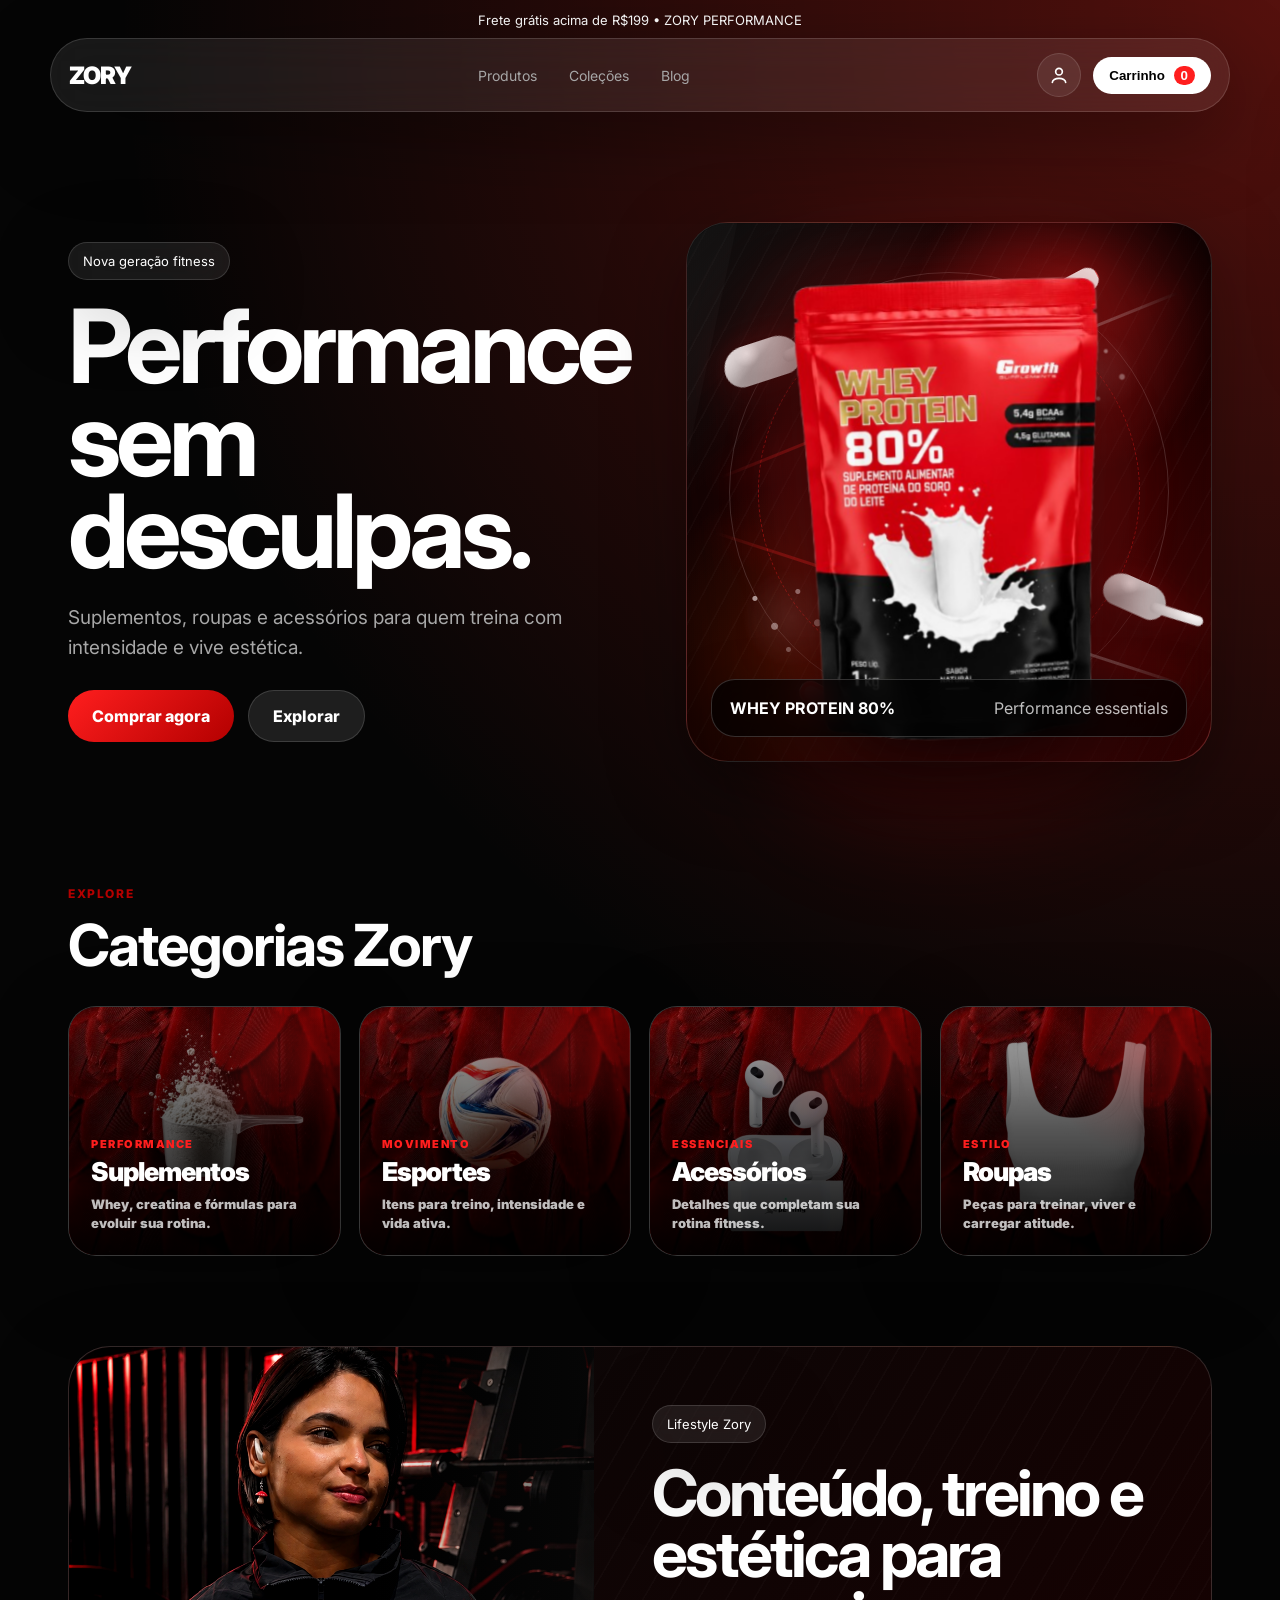
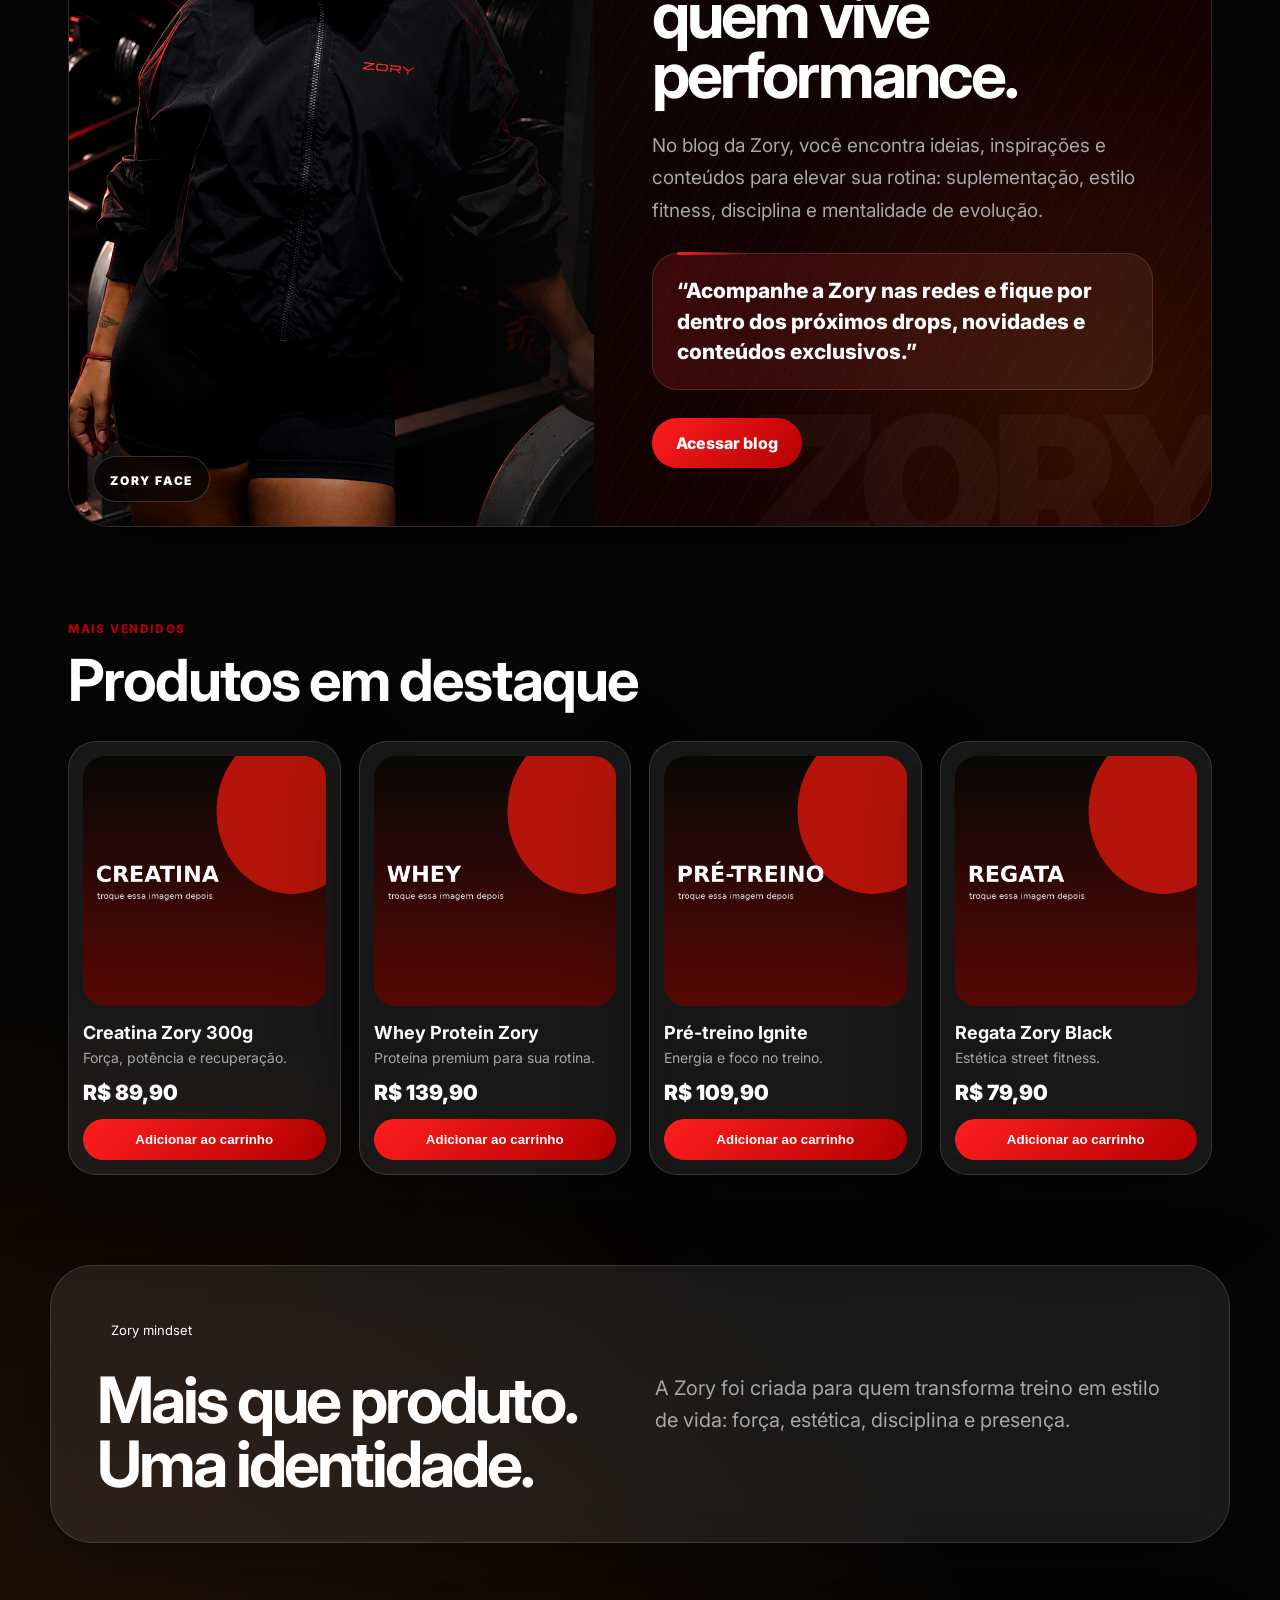
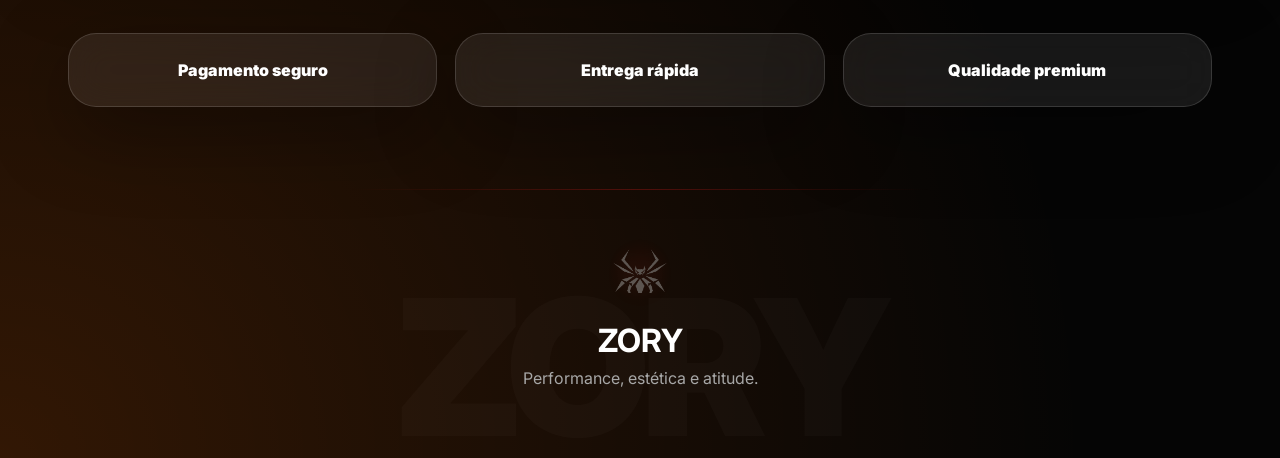
<file: index.html>
<!DOCTYPE html>
<html lang="pt-BR">
<head>
  <meta charset="UTF-8" />
  <meta name="viewport" content="width=device-width, initial-scale=1.0" />
  <title>Zory | Performance Store</title>
  <link rel="stylesheet" href="style.css" />
</head>

<body>

  <div class="zory-loader" id="zoryLoader">

    <div class="loader-spider-mark">
      <img src="assets/zory-spider.png" alt="Símbolo Zory" />
    </div>

    <strong>
      ZORY
    </strong>

    <span>
      Performance Store
    </span>

  </div>


  <header class="topbar">

    <div class="promo">
      Frete grátis acima de R$199 • ZORY PERFORMANCE
    </div>

    <nav class="navbar glass">

      <a href="index.html" class="logo">
        ZORY
      </a>

      <div class="navlinks">

        <a href="produtos.html">
          Produtos
        </a>

        <a href="colecoes.html">
          Coleções
        </a>

        <a href="blog.html">
          Blog
        </a>

      </div>

      <div class="nav-actions">

        <a href="conta.html" class="account-btn">

          <svg width="22" height="22" viewBox="0 0 24 24" fill="none">

            <path
              d="M20 21C20 18.2386 16.4183 16 12 16C7.58172 16 4 18.2386 4 21"
              stroke="currentColor"
              stroke-width="2"
              stroke-linecap="round"
            />

            <circle
              cx="12"
              cy="8"
              r="4"
              stroke="currentColor"
              stroke-width="2"
            />

          </svg>

        </a>

        <button class="cart-btn" onclick="toggleCart()">
          Carrinho <span id="cartCount">0</span>
        </button>

      </div>

    </nav>

  </header>

  <main>

    <section class="hero">

      <div class="hero-content">

        <span class="tag glass">
          Nova geração fitness
        </span>

        <h1>
          Performance sem desculpas.
        </h1>

        <p>
          Suplementos, roupas e acessórios para quem treina com intensidade e vive estética.
        </p>

        <div class="hero-actions">

          <a href="produtos.html" class="btn primary">
            Comprar agora
          </a>

          <a href="colecoes.html" class="btn secondary">
            Explorar
          </a>

        </div>

      </div>

      <div class="hero-card glass hero-whey-card" id="wheyHeroCard">

        <div class="hero-depth-bg" data-depth="0.18"></div>

        <div class="hero-whey-glow" data-float data-depth="0.22"></div>
        <div class="hero-whey-circle" data-float data-depth="0.28"></div>

        <div class="hero-whey-line line-one" data-float data-depth="0.35"></div>
        <div class="hero-whey-line line-two" data-float data-depth="0.42"></div>

        <div class="flying-element scoop scoop-one" data-float data-x="-90" data-y="-70" data-rotate="-22"></div>
        <div class="flying-element scoop scoop-two" data-float data-x="95" data-y="80" data-rotate="26"></div>

        <div class="flying-element powder powder-one" data-float data-x="-120" data-y="60" data-rotate="10"></div>
        <div class="flying-element powder powder-two" data-float data-x="130" data-y="-55" data-rotate="-14"></div>

        <div class="flying-element capsule capsule-one" data-float data-x="-70" data-y="120" data-rotate="38"></div>
        <div class="flying-element capsule capsule-two" data-float data-x="80" data-y="-115" data-rotate="-34"></div>

        <img
          src="assets/whey-hero.png"
          alt="Whey Protein em destaque"
          class="hero-whey-img"
          id="wheyHeroImage"
          data-float
          data-x="0"
          data-y="38"
          data-rotate="7"
        />

        <div class="floating-card" data-float data-x="0" data-y="26" data-rotate="0">

          <strong>
            WHEY PROTEIN 80%
          </strong>

          <span>
            Performance essentials
          </span>

        </div>

      </div>

    </section>

    <section class="section" id="categorias">

      <div class="section-title">

        <span>
          Explore
        </span>

        <h2>
          Categorias Zory
        </h2>

      </div>

      <div class="categories categories-zory">

        <a href="produtos.html?categoria=suplementos" class="category category-card glass">

          <img
            src="assets/categoria-suplementos.png"
            alt="Categoria Suplementos"
            class="category-img"
          />

          <div class="category-overlay"></div>

          <div class="category-content">

            <span>
              Performance
            </span>

            <strong>
              Suplementos
            </strong>

            <p>
              Whey, creatina e fórmulas para evoluir sua rotina.
            </p>

          </div>

        </a>

        <a href="produtos.html?categoria=esportes" class="category category-card glass">

          <img
            src="assets/categoria-esportes.png"
            alt="Categoria Esportes"
            class="category-img"
          />

          <div class="category-overlay"></div>

          <div class="category-content">

            <span>
              Movimento
            </span>

            <strong>
              Esportes
            </strong>

            <p>
              Itens para treino, intensidade e vida ativa.
            </p>

          </div>

        </a>

        <a href="produtos.html?categoria=acessorios" class="category category-card glass">

          <img
            src="assets/categoria-acessorios.png"
            alt="Categoria Acessórios"
            class="category-img"
          />

          <div class="category-overlay"></div>

          <div class="category-content">

            <span>
              Essenciais
            </span>

            <strong>
              Acessórios
            </strong>

            <p>
              Detalhes que completam sua rotina fitness.
            </p>

          </div>

        </a>

        <a href="colecoes.html?categoria=roupas" class="category category-card glass">

          <img
            src="assets/categoria-roupas.png"
            alt="Categoria Roupas"
            class="category-img"
          />

          <div class="category-overlay"></div>

          <div class="category-content">

            <span>
              Estilo
            </span>

            <strong>
              Roupas
            </strong>

            <p>
              Peças para treinar, viver e carregar atitude.
            </p>

          </div>

        </a>

      </div>

    </section>


    <section class="lorena-section" id="lorena">

      <div class="lorena-card glass">

        <div class="lorena-image-wrap">

          <img
            src="assets/lorena-zory.png"
            alt="Lorena, modelo e inspiração da Zory"
            class="lorena-image"
          />

          <div class="lorena-badge">
            <span>
              ZORY FACE
            </span>
          </div>

        </div>

        <div class="lorena-content">

          <span class="tag glass">
            Lifestyle Zory
          </span>

          <h2>
            Conteúdo, treino e estética para quem vive performance.
          </h2>

          <p>
            No blog da Zory, você encontra ideias, inspirações e conteúdos para elevar sua rotina:
            suplementação, estilo fitness, disciplina e mentalidade de evolução.
          </p>

          <div class="lorena-quote">
            “Acompanhe a Zory nas redes e fique por dentro dos próximos drops, novidades e conteúdos exclusivos.”
          </div>

          <a href="blog.html" class="btn primary">
            Acessar blog
          </a>

        </div>

      </div>

    </section>


    <section class="section" id="produtos">

      <div class="section-title">

        <span>
          Mais vendidos
        </span>

        <h2>
          Produtos em destaque
        </h2>

      </div>

      <div class="products" id="productGrid"></div>

    </section>

    <section class="brand-section glass" id="sobre">

      <div>

        <span class="tag">
          Zory mindset
        </span>

        <h2>
          Mais que produto. Uma identidade.
        </h2>

      </div>

      <p>
        A Zory foi criada para quem transforma treino em estilo de vida:
        força, estética, disciplina e presença.
      </p>

    </section>

    <section class="benefits">

      <div class="benefit glass">
        Pagamento seguro
      </div>

      <div class="benefit glass">
        Entrega rápida
      </div>

      <div class="benefit glass">
        Qualidade premium
      </div>

    </section>

  </main>

  <aside class="cart glass" id="cart">

    <button class="close" onclick="toggleCart()">
      ×
    </button>

    <h3>
      Seu carrinho
    </h3>

    <div id="cartItems"></div>

    <div class="cart-total">
      Total:
      <strong id="cartTotal">
        R$ 0,00
      </strong>
    </div>

    <a
      class="btn primary full"
      id="whatsappCheckout"
      target="_blank"
    >
      Finalizar no WhatsApp
    </a>

  </aside>

  <footer>

    <div class="footer-spider-mark">
      <img src="assets/zory-spider.png" alt="Símbolo Zory" />
    </div>

    <strong>
      ZORY
    </strong>

    <p>
      Performance, estética e atitude.
    </p>

  </footer>

  <script src="script.js"></script>

</body>
</html>
</file>
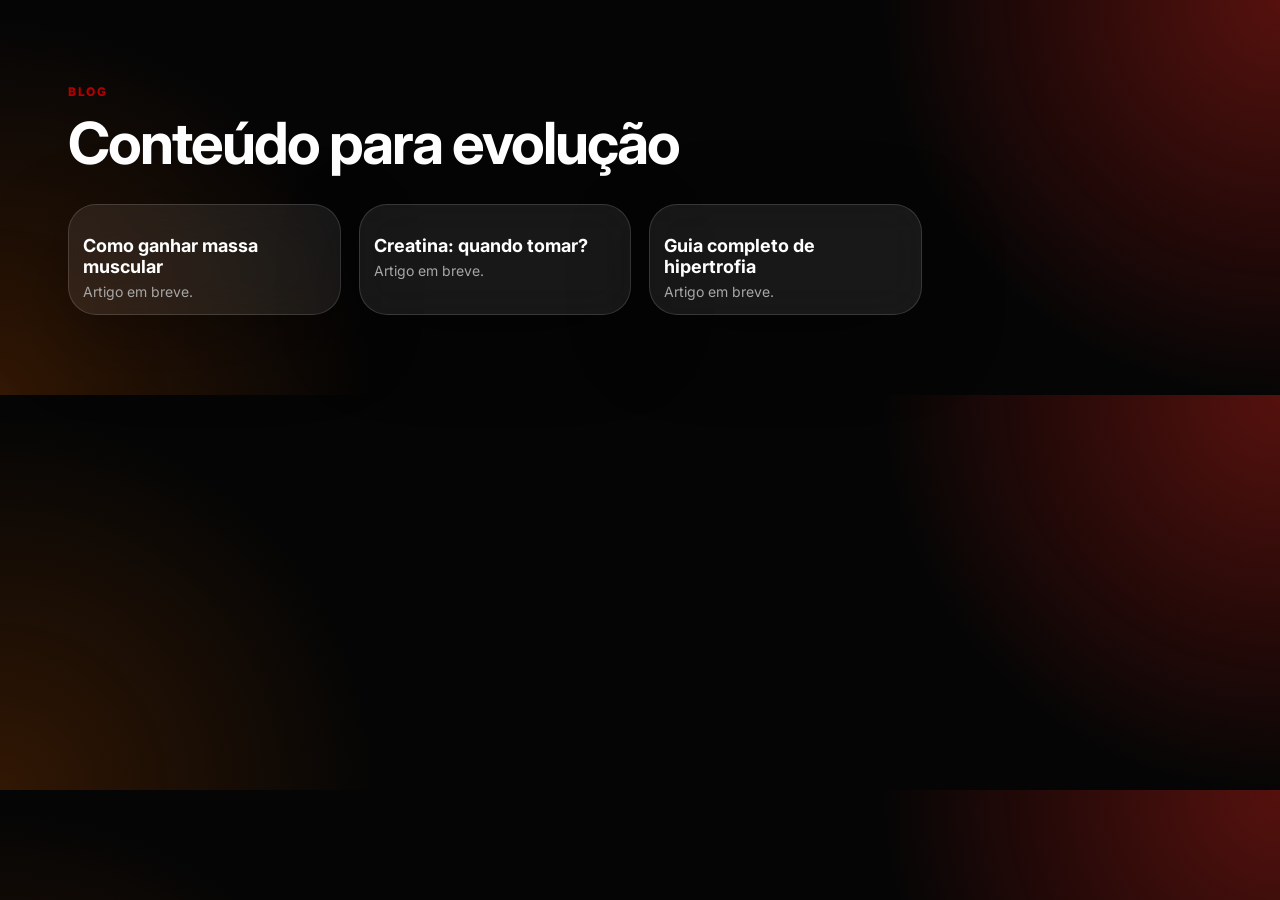
<file: blog.html>
<!DOCTYPE html>
<html lang="pt-BR">
<head>
<meta charset="UTF-8">
<meta name="viewport" content="width=device-width, initial-scale=1.0">
<title>Blog | Zory</title>
<link rel="stylesheet" href="style.css">
</head>

<body>

<section class="section">

<div class="section-title">
<span>Blog</span>
<h2>Conteúdo para evolução</h2>
</div>

<div class="products">

<div class="product glass">
<h3>Como ganhar massa muscular</h3>
<p>Artigo em breve.</p>
</div>

<div class="product glass">
<h3>Creatina: quando tomar?</h3>
<p>Artigo em breve.</p>
</div>

<div class="product glass">
<h3>Guia completo de hipertrofia</h3>
<p>Artigo em breve.</p>
</div>

</div>

</section>

</body>
</html>
</file>
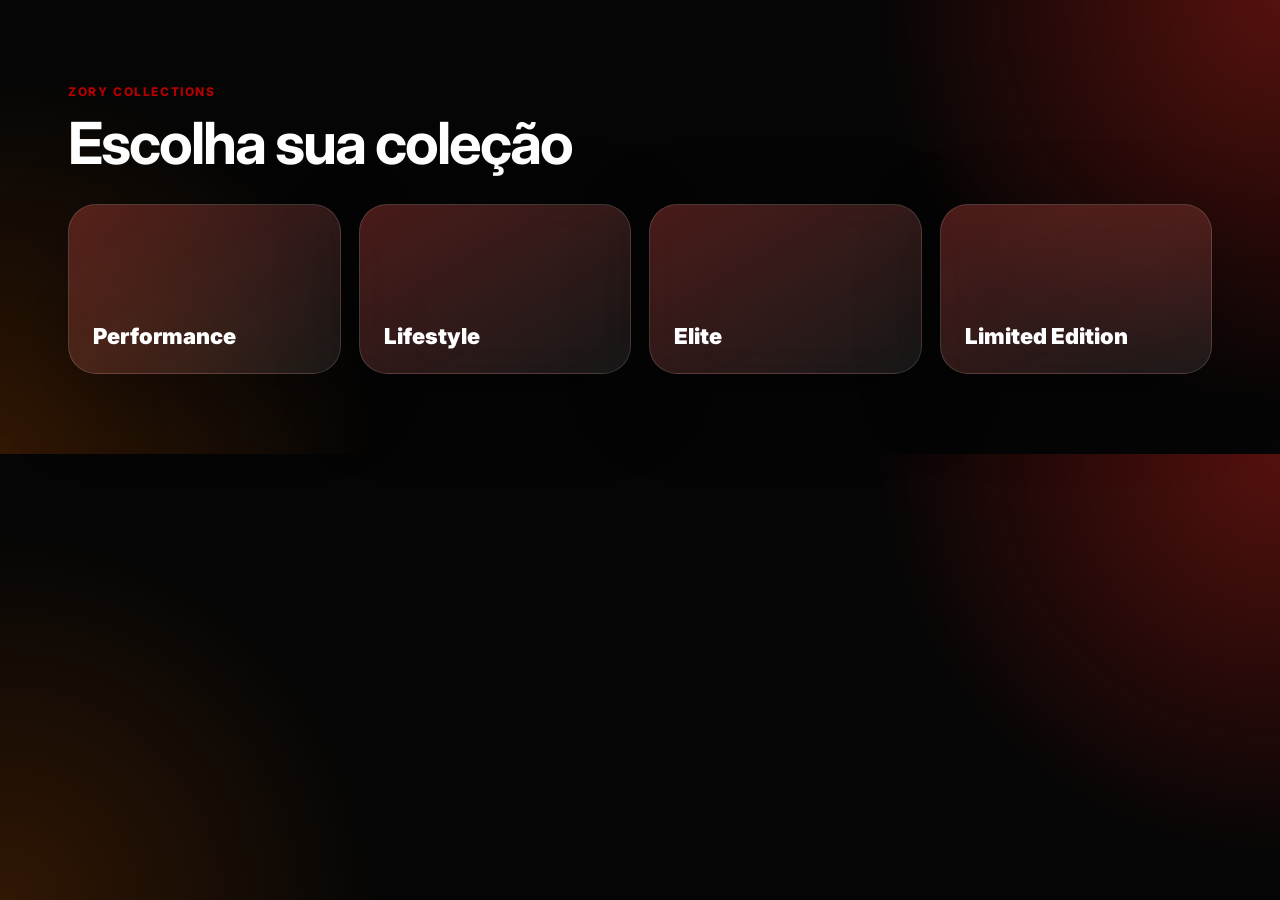
<file: colecoes.html>
<!DOCTYPE html>
<html lang="pt-BR">
<head>
<meta charset="UTF-8">
<meta name="viewport" content="width=device-width, initial-scale=1.0">
<title>Coleções | Zory</title>
<link rel="stylesheet" href="style.css">
</head>

<body>

<section class="section">

<div class="section-title">
<span>Zory Collections</span>
<h2>Escolha sua coleção</h2>
</div>

<div class="categories">

<div class="category glass">
Performance
</div>

<div class="category glass">
Lifestyle
</div>

<div class="category glass">
Elite
</div>

<div class="category glass">
Limited Edition
</div>

</div>

</section>

</body>
</html>
</file>
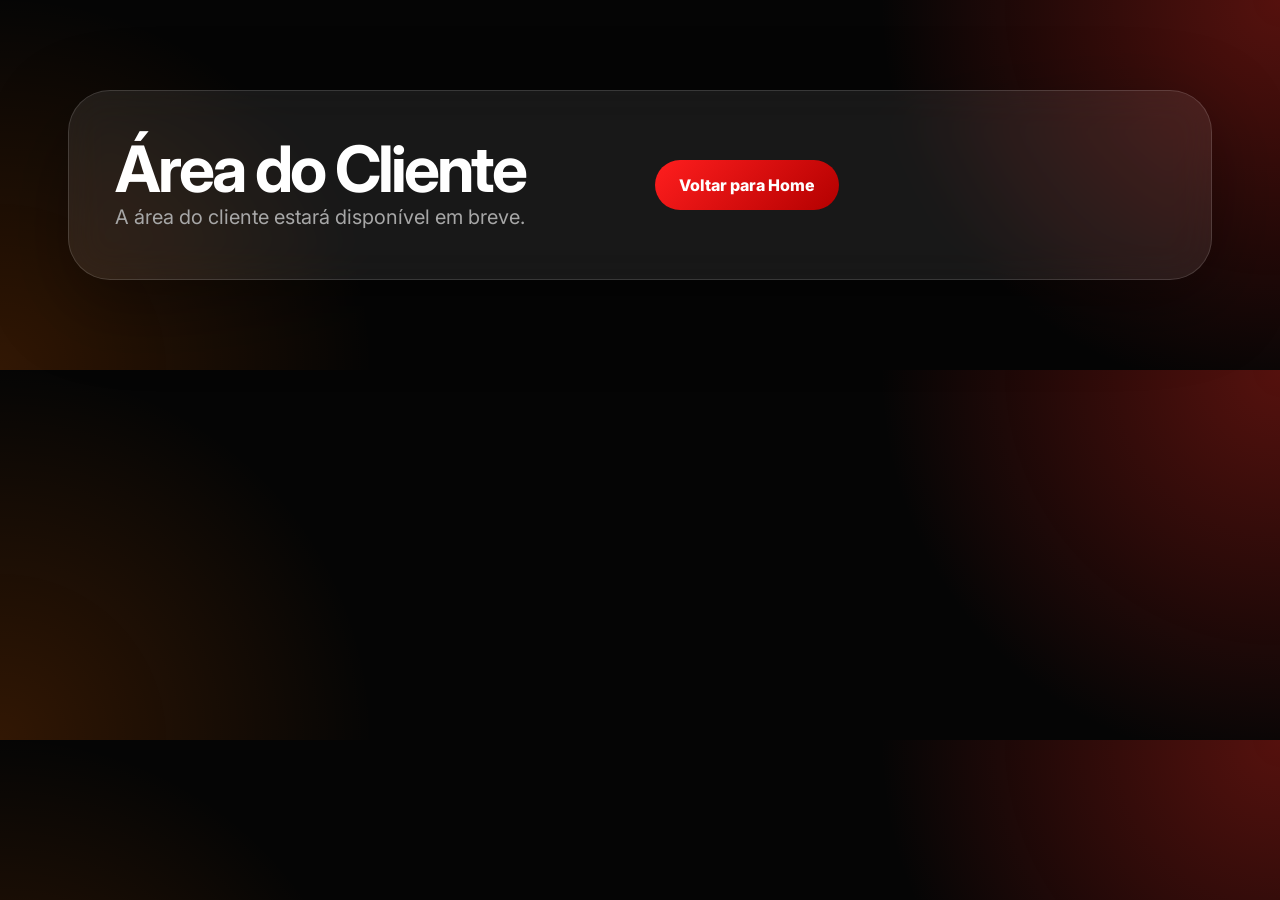
<file: conta.html>
<!DOCTYPE html>
<html lang="pt-BR">
<head>
<meta charset="UTF-8">
<meta name="viewport" content="width=device-width, initial-scale=1.0">
<title>Conta | Zory</title>
<link rel="stylesheet" href="style.css">
</head>

<body>

<section class="section">

<div class="brand-section glass">

<div>
<h2>Área do Cliente</h2>
<p>
A área do cliente estará disponível em breve.
</p>
</div>

<div>
<a href="index.html" class="btn primary">
Voltar para Home
</a>
</div>

</div>

</section>

</body>
</html>
</file>
<file: style.css>
@import url('https://fonts.googleapis.com/css2?family=Inter:wght@400;500;600;700;800&display=swap');

:root {
  --bg: #050505;
  --card: rgba(255,255,255,.08);
  --line: rgba(255,255,255,.14);
  --text: #fff;
  --muted: #a7a7a7;
  --red: #ff1e1e;
  --red2: #b30000;
  --radius: 28px;
}

* { box-sizing: border-box; margin: 0; padding: 0; }
html { scroll-behavior: smooth; }
body {
  font-family: Inter, sans-serif;
  background:
    radial-gradient(circle at top right, rgba(255,42,31,.32), transparent 30%),
    radial-gradient(circle at bottom left, rgba(255,106,0,.18), transparent 28%),
    var(--bg);
  color: var(--text);
  overflow-x: hidden;
}

a { color: inherit; text-decoration: none; }
img { max-width: 100%; display: block; }

.glass {
  background: rgba(255,255,255,.08);
  border: 1px solid var(--line);
  backdrop-filter: blur(20px);
  box-shadow: 0 24px 80px rgba(0,0,0,.35);
}

.topbar {
  position: sticky;
  top: 0;
  z-index: 10;
  padding: 12px;
}

.promo {
  text-align: center;
  font-size: 13px;
  color: #fff;
  margin-bottom: 10px;
}

.navbar {
  max-width: 1180px;
  margin: auto;
  border-radius: 999px;
  padding: 14px 18px;
  display: flex;
  align-items: center;
  justify-content: space-between;
}

.logo {
  font-size: 24px;
  font-weight: 900;
  letter-spacing: -1px;
}

.navlinks {
  display:flex;
  gap:32px;
  color:var(--muted);
  font-size:14px;
  align-items:center;
}

.navlinks a{
  transition:.25s;
}

.navlinks a:hover{
  color:#fff;
}


.nav-actions{
  display:flex;
  align-items:center;
  gap:12px;
}

.account-btn{
  width:44px;
  height:44px;
  display:flex;
  align-items:center;
  justify-content:center;
  border-radius:999px;
  background:rgba(255,255,255,.08);
  border:1px solid rgba(255,255,255,.12);
  color:#ffffff;
  transition:.25s;
}

.account-btn:hover{
  transform:translateY(-2px);
  background:rgba(255,255,255,.12);
  border-color:rgba(255,255,255,.2);
}

.account-btn svg{
  width:20px;
  height:20px;
}

.cart-btn {
  border: 0;
  background: #fff;
  color: #000;
  border-radius: 999px;
  padding: 11px 16px;
  font-weight: 700;
  cursor: pointer;
}

.cart-btn span {
  background: var(--red);
  color: #fff;
  padding: 2px 7px;
  border-radius: 999px;
  margin-left: 5px;
}

.hero {
  max-width: 1180px;
  margin: 58px auto 40px;
  padding: 0 18px;
  display: grid;
  grid-template-columns: 1.05fr .95fr;
  gap: 36px;
  align-items: center;
  min-height: 620px;
}

.tag {
  display: inline-block;
  color: #fff;
  border-radius: 999px;
  padding: 10px 14px;
  font-size: 13px;
  margin-bottom: 20px;
}

.hero h1 {
  font-size: clamp(48px, 8vw, 104px);
  line-height: .9;
  letter-spacing: -5px;
  max-width: 720px;
}

.hero p {
  color: var(--muted);
  font-size: 19px;
  line-height: 1.6;
  max-width: 520px;
  margin: 26px 0;
}

.hero-actions {
  display: flex;
  gap: 14px;
  flex-wrap: wrap;
}

.btn {
  display: inline-flex;
  justify-content: center;
  align-items: center;
  border-radius: 999px;
  padding: 15px 24px;
  font-weight: 800;
  transition: .25s;
}

.btn:hover { transform: translateY(-3px); }
.primary { background: linear-gradient(135deg, var(--red), var(--red2)); color: #fff; }
.secondary { background: rgba(255,255,255,.1); border: 1px solid var(--line); color: #fff; }
.full { width: 100%; margin-top: 16px; }

.hero-card {
  position: relative;
  min-height: 540px;
  border-radius: 42px;
  overflow: hidden;
}

.hero-card img {
  width: 100%;
  height: 540px;
  object-fit: cover;
  opacity: .9;
}

.floating-card {
  position: absolute;
  left: 24px;
  right: 24px;
  bottom: 24px;
  background: rgba(0,0,0,.58);
  border: 1px solid var(--line);
  backdrop-filter: blur(16px);
  border-radius: 24px;
  padding: 18px;
  display: flex;
  justify-content: space-between;
  color: #fff;
}

.section {
  max-width: 1180px;
  margin: 80px auto;
  padding: 0 18px;
}

.section-title span {
  color: var(--red2);
  font-weight: 800;
  text-transform: uppercase;
  font-size: 12px;
  letter-spacing: 1.6px;
}

.section-title h2 {
  font-size: clamp(32px, 5vw, 58px);
  letter-spacing: -2px;
  margin: 8px 0 26px;
}

.categories {
  display: grid;
  grid-template-columns: repeat(4, 1fr);
  gap: 18px;
}

.category {
  min-height: 170px;
  border-radius: var(--radius);
  padding: 24px;
  font-size: 22px;
  font-weight: 900;
  display: flex;
  align-items: end;
  background:
    linear-gradient(150deg, rgba(255,42,31,.22), transparent),
    rgba(255,255,255,.08);
}

.products {
  display: grid;
  grid-template-columns: repeat(4, 1fr);
  gap: 18px;
}

.product {
  border-radius: var(--radius);
  overflow: hidden;
  padding: 14px;
}

.product-img {
  height: 250px;
  border-radius: 22px;
  background: rgba(255,255,255,.08);
  overflow: hidden;
}

.product-img img {
  width: 100%;
  height: 100%;
  object-fit: cover;
}

.product h3 {
  font-size: 18px;
  margin: 16px 0 6px;
}

.product p { color: var(--muted); font-size: 14px; }
.price {
  display: block;
  font-size: 21px;
  font-weight: 900;
  margin: 14px 0;
}

.product button {
  width: 100%;
  border: 0;
  border-radius: 999px;
  padding: 13px;
  font-weight: 900;
  color: #fff;
  background: linear-gradient(135deg, var(--red), var(--red2));
  cursor: pointer;
}

.brand-section {
  max-width: 1180px;
  margin: 90px auto;
  padding: 46px;
  border-radius: 42px;
  display: grid;
  grid-template-columns: 1fr 1fr;
  gap: 30px;
  align-items: center;
}

.brand-section h2 {
  font-size: clamp(34px, 5vw, 68px);
  line-height: 1;
  letter-spacing: -3px;
}

.brand-section p {
  color: var(--muted);
  font-size: 20px;
  line-height: 1.6;
}

.benefits {
  max-width: 1180px;
  margin: 60px auto;
  padding: 0 18px;
  display: grid;
  grid-template-columns: repeat(3, 1fr);
  gap: 18px;
}

.benefit {
  border-radius: var(--radius);
  padding: 26px;
  font-weight: 900;
  text-align: center;
}

.cart {
  position: fixed;
  right: 18px;
  top: 95px;
  width: 360px;
  max-width: calc(100vw - 36px);
  border-radius: 30px;
  padding: 24px;
  z-index: 20;
  transform: translateX(120%);
  transition: .3s;
}

.cart.open { transform: translateX(0); }
.close {
  float: right;
  border: 0;
  background: transparent;
  color: #fff;
  font-size: 30px;
  cursor: pointer;
}

.cart h3 { font-size: 28px; margin-bottom: 20px; }
.cart-item {
  display: flex;
  justify-content: space-between;
  gap: 12px;
  padding: 12px 0;
  border-bottom: 1px solid var(--line);
  color: var(--muted);
}
.cart-total { margin-top: 18px; font-size: 18px; }

footer {
  text-align: center;
  padding: 70px 20px;
  color: var(--muted);
}
footer strong { display: block; color: #fff; font-size: 32px; margin-bottom: 8px; }

@media (max-width: 880px) {
  .navlinks{
  display:none;
}

.nav-actions{
  gap:8px;
}

.account-btn{
  width:40px;
  height:40px;
}
  .hero { grid-template-columns: 1fr; margin-top: 30px; min-height: auto; }
  .hero h1 { letter-spacing: -3px; }
  .categories, .products, .benefits, .brand-section { grid-template-columns: 1fr; }
  .hero-card, .hero-card img { height: 430px; min-height: 430px; }
}


/* ==============================
   HERO WHEY PARALLAX CONTROLADO
   Compatível com o index-parallax-zory.html
   O whey fica parado; quem movimenta é o JS no scroll/toque
   ============================== */

.hero-card.hero-whey-card {
  position: relative;
  min-height: 540px;
  border-radius: 42px;
  overflow: visible;
  display: flex;
  align-items: center;
  justify-content: center;
  isolation: isolate;
  transform-style: preserve-3d;
  background:
    radial-gradient(circle at 72% 18%, rgba(255, 30, 30, .52), transparent 27%),
    radial-gradient(circle at 22% 82%, rgba(255, 106, 0, .16), transparent 30%),
    linear-gradient(145deg, rgba(5, 5, 5, .98), rgba(31, 0, 0, .96) 55%, rgba(92, 5, 5, .82));
}

/* Mantém o arredondamento visual do card mesmo com elementos saindo */
.hero-card.hero-whey-card::before {
  content: "";
  position: absolute;
  inset: 0;
  border-radius: inherit;
  z-index: 0;
  pointer-events: none;
  background:
    linear-gradient(135deg, rgba(255,255,255,.09), transparent 28%),
    repeating-linear-gradient(
      118deg,
      transparent 0,
      transparent 19px,
      rgba(255,255,255,.035) 20px,
      rgba(255,255,255,.035) 21px
    );
  opacity: .85;
  overflow: hidden;
}

.hero-card.hero-whey-card::after {
  content: "";
  position: absolute;
  inset: 0;
  border-radius: inherit;
  z-index: 1;
  pointer-events: none;
  background:
    radial-gradient(circle at 50% 50%, transparent 0 38%, rgba(0,0,0,.22) 74%, rgba(0,0,0,.48) 100%);
}

/* Camada de brilho interna */
.hero-depth-bg {
  position: absolute;
  inset: 0;
  border-radius: inherit;
  overflow: hidden;
  z-index: 1;
  pointer-events: none;
}

.hero-depth-bg::before {
  content: "";
  position: absolute;
  width: 70%;
  height: 140%;
  top: -20%;
  left: -72%;
  background: linear-gradient(
    105deg,
    transparent 0%,
    rgba(255,255,255,.04) 35%,
    rgba(255,255,255,.16) 48%,
    rgba(255,255,255,.04) 62%,
    transparent 100%
  );
  transform: rotate(12deg);
}

/* Luz vermelha atrás do produto */
.hero-whey-glow {
  position: absolute;
  width: 420px;
  height: 420px;
  border-radius: 50%;
  z-index: 2;
  pointer-events: none;
  background:
    radial-gradient(circle, rgba(255,30,30,.82), rgba(255,30,30,.26) 38%, transparent 72%);
  filter: blur(22px);
  opacity: .92;
  will-change: transform;
}

/* Círculos de profundidade */
.hero-whey-circle {
  position: absolute;
  width: 440px;
  height: 440px;
  border-radius: 50%;
  z-index: 3;
  pointer-events: none;
  border: 1px solid rgba(255,255,255,.16);
  will-change: transform;
}

.hero-whey-circle::before {
  content: "";
  position: absolute;
  inset: 28px;
  border-radius: 50%;
  border: 1px dashed rgba(255,30,30,.46);
}

.hero-whey-circle::after {
  content: "";
  position: absolute;
  inset: 82px;
  border-radius: 50%;
  border: 1px solid rgba(255,255,255,.10);
}

/* Linhas de energia */
.hero-whey-line {
  position: absolute;
  width: 94%;
  height: 3px;
  border-radius: 999px;
  z-index: 4;
  pointer-events: none;
  opacity: .86;
  background: linear-gradient(90deg, transparent, rgba(255,30,30,.98), rgba(255,255,255,.75), transparent);
  box-shadow: 0 0 24px rgba(255,30,30,.30);
  will-change: transform;
}

.hero-whey-line.line-one {
  top: 30%;
  transform: rotate(-22deg);
}

.hero-whey-line.line-two {
  bottom: 28%;
  transform: rotate(18deg);
}

/* Produto principal */
.hero-whey-img {
  position: relative;
  z-index: 9;
  width: min(90%, 440px) !important;
  height: auto !important;
  max-height: 500px;
  object-fit: contain !important;
  opacity: 1 !important;
  filter:
    drop-shadow(0 44px 44px rgba(0,0,0,.72))
    drop-shadow(0 0 48px rgba(255,30,30,.36));
  transform: translate3d(0, 0, 0) rotate(-3deg) scale(1.08);
  will-change: transform;
}

/* Elementos voando: base */
.flying-element {
  position: absolute;
  z-index: 7;
  pointer-events: none;
  will-change: transform;
  opacity: .96;
  filter:
    drop-shadow(0 22px 20px rgba(0,0,0,.42))
    drop-shadow(0 0 18px rgba(255,30,30,.22));
}

/* Scoops mais discretos e menos caricatos */
.scoop {
  width: 78px;
  height: 40px;
  border-radius: 42px 42px 34px 34px;
  background:
    radial-gradient(circle at 34% 20%, rgba(255,255,255,.9), transparent 22%),
    linear-gradient(145deg, #f4f4f4 0%, #b9b9b9 45%, #ffffff 100%);
  box-shadow:
    inset -9px -9px 18px rgba(0,0,0,.18),
    inset 8px 7px 16px rgba(255,255,255,.52);
}

.scoop::after {
  content: "";
  position: absolute;
  width: 66px;
  height: 12px;
  right: -48px;
  top: 14px;
  border-radius: 999px;
  background:
    linear-gradient(90deg, #cfcfcf, #ffffff 70%);
  transform: rotate(-7deg);
  box-shadow: inset 0 -3px 6px rgba(0,0,0,.12);
}

.scoop-one {
  left: 7%;
  top: 22%;
  transform: rotate(-18deg);
}

.scoop-two {
  right: 7%;
  bottom: 27%;
  transform: rotate(24deg) scale(.84);
}

/* Pó em partículas, mais leve */
.powder {
  width: 116px;
  height: 116px;
  border-radius: 50%;
  opacity: .82;
  background:
    radial-gradient(circle at 18% 34%, rgba(255,255,255,.78) 0 2px, transparent 3px),
    radial-gradient(circle at 35% 58%, rgba(255,255,255,.62) 0 3px, transparent 4px),
    radial-gradient(circle at 55% 28%, rgba(255,255,255,.72) 0 2px, transparent 3px),
    radial-gradient(circle at 72% 55%, rgba(255,255,255,.56) 0 3px, transparent 4px),
    radial-gradient(circle at 47% 78%, rgba(255,255,255,.48) 0 2px, transparent 3px),
    radial-gradient(circle, rgba(255,255,255,.13), transparent 62%);
}

.powder-one {
  left: 9%;
  bottom: 16%;
}

.powder-two {
  right: 10%;
  top: 17%;
  transform: scale(.82);
}

/* Cápsulas / detalhes premium */
.capsule {
  width: 62px;
  height: 23px;
  border-radius: 999px;
  overflow: hidden;
  border: 1px solid rgba(255,255,255,.32);
  background:
    linear-gradient(90deg, #ff1e1e 0 48%, #f7f7f7 49% 100%);
}

.capsule::before {
  content: "";
  position: absolute;
  inset: 4px;
  border-radius: inherit;
  background: linear-gradient(90deg, rgba(255,255,255,.28), transparent);
}

.capsule-one {
  left: 21%;
  bottom: 9%;
  transform: rotate(28deg);
}

.capsule-two {
  right: 21%;
  top: 10%;
  transform: rotate(-28deg);
}

/* Card flutuante do produto */
.hero-card.hero-whey-card .floating-card {
  z-index: 11;
  background: rgba(0,0,0,.72);
  border: 1px solid rgba(255,255,255,.18);
  box-shadow: 0 20px 56px rgba(0,0,0,.38);
  will-change: transform;
}

.hero-card.hero-whey-card .floating-card strong {
  color: #fff;
}

.hero-card.hero-whey-card .floating-card span {
  color: rgba(255,255,255,.74);
}

/* Mobile */
@media (max-width: 880px) {
  .hero-card.hero-whey-card {
    min-height: 430px;
    height: 430px;
    border-radius: 34px;
    overflow: hidden;
  }

  .hero-whey-img {
    width: min(88%, 330px) !important;
    max-height: 355px;
  }

  .hero-whey-circle {
    width: 325px;
    height: 325px;
  }

  .hero-whey-glow {
    width: 300px;
    height: 300px;
  }

  .hero-whey-line {
    width: 108%;
  }

  .scoop {
    width: 58px;
    height: 30px;
  }

  .scoop::after {
    width: 42px;
    right: -31px;
    top: 10px;
    height: 9px;
  }

  .powder {
    width: 74px;
    height: 74px;
  }

  .capsule {
    width: 46px;
    height: 18px;
  }

  .hero-card.hero-whey-card .floating-card {
    left: 16px;
    right: 16px;
    bottom: 16px;
    padding: 15px;
    gap: 12px;
    font-size: 13px;
  }
}

@media (max-width: 480px) {
  .hero-card.hero-whey-card {
    min-height: 400px;
    height: 400px;
    border-radius: 28px;
  }

  .hero-whey-img {
    width: min(92%, 292px) !important;
    max-height: 320px;
  }

  .hero-whey-circle {
    width: 270px;
    height: 270px;
  }

  .hero-whey-glow {
    width: 230px;
    height: 230px;
  }

  .scoop-one {
    left: -4%;
    top: 18%;
  }

  .scoop-two {
    right: -5%;
    bottom: 31%;
  }

  .powder-one {
    left: 2%;
    bottom: 19%;
  }

  .powder-two {
    right: 3%;
    top: 17%;
  }

  .capsule-one {
    left: 14%;
    bottom: 12%;
  }

  .capsule-two {
    right: 13%;
    top: 12%;
  }

  .hero-card.hero-whey-card .floating-card {
    flex-direction: column;
    align-items: flex-start;
  }
}

@media (prefers-reduced-motion: reduce) {
  .hero-card.hero-whey-card,
  .hero-whey-img,
  .hero-whey-glow,
  .hero-whey-circle,
  .hero-whey-line,
  .flying-element,
  .floating-card {
    transition: none !important;
    animation: none !important;
  }
}


/* ==============================
   SEÇÃO LORENA - FACE DA ZORY
   Colocar abaixo de Categorias Zory
   ============================== */

.lorena-section {
  max-width: 1180px;
  margin: 90px auto;
  padding: 0 18px;
}

.lorena-card {
  position: relative;
  border-radius: 42px;
  overflow: hidden;
  display: grid;
  grid-template-columns: .92fr 1.08fr;
  min-height: 620px;
  background:
    radial-gradient(circle at 18% 20%, rgba(255, 30, 30, .26), transparent 28%),
    radial-gradient(circle at 90% 85%, rgba(255, 106, 0, .12), transparent 30%),
    linear-gradient(135deg, rgba(8,8,8,.96), rgba(28,0,0,.92));
}

.lorena-card::before {
  content: "";
  position: absolute;
  inset: 0;
  background:
    repeating-linear-gradient(
      120deg,
      transparent 0,
      transparent 22px,
      rgba(255,255,255,.035) 23px,
      rgba(255,255,255,.035) 24px
    );
  opacity: .6;
  pointer-events: none;
}

.lorena-card::after {
  content: "ZORY";
  position: absolute;
  right: -20px;
  bottom: -34px;
  font-size: clamp(80px, 15vw, 190px);
  font-weight: 900;
  letter-spacing: -10px;
  color: rgba(255,255,255,.035);
  pointer-events: none;
  line-height: .8;
}

.lorena-image-wrap {
  position: relative;
  min-height: 620px;
  overflow: hidden;
  border-radius: 42px 0 0 42px;
}

.lorena-image-wrap::after {
  content: "";
  position: absolute;
  inset: 0;
  background:
    linear-gradient(90deg, transparent 58%, rgba(8,8,8,.72) 100%),
    linear-gradient(0deg, rgba(0,0,0,.28), transparent 40%);
  pointer-events: none;
}

.lorena-image {
  width: 100%;
  height: 100%;
  object-fit: cover;
  object-position: center top;
  transform: scale(1.03);
  filter:
    contrast(1.06)
    saturate(1.05)
    drop-shadow(0 30px 60px rgba(0,0,0,.38));
}

.lorena-badge {
  position: absolute;
  left: 24px;
  bottom: 24px;
  z-index: 2;
  padding: 12px 16px;
  border-radius: 999px;
  background: rgba(0,0,0,.68);
  border: 1px solid rgba(255,255,255,.18);
  backdrop-filter: blur(16px);
  box-shadow: 0 16px 50px rgba(0,0,0,.35);
}

.lorena-badge span {
  color: #fff;
  font-size: 12px;
  font-weight: 900;
  letter-spacing: 1.8px;
}

.lorena-content {
  position: relative;
  z-index: 2;
  padding: 58px;
  display: flex;
  flex-direction: column;
  justify-content: center;
  align-items: flex-start;
}

.lorena-content h2 {
  font-size: clamp(36px, 5vw, 70px);
  line-height: .95;
  letter-spacing: -3px;
  max-width: 650px;
  margin-bottom: 24px;
}

.lorena-content p {
  color: var(--muted);
  font-size: 19px;
  line-height: 1.7;
  max-width: 560px;
  margin-bottom: 26px;
}

.lorena-quote {
  position: relative;
  color: #fff;
  font-size: 21px;
  line-height: 1.45;
  font-weight: 800;
  max-width: 520px;
  padding: 22px 24px;
  margin-bottom: 28px;
  border-radius: 26px;
  background:
    linear-gradient(135deg, rgba(255, 30, 30, .18), rgba(255,255,255,.06));
  border: 1px solid rgba(255,255,255,.12);
}

.lorena-quote::before {
  content: "";
  position: absolute;
  left: 24px;
  top: -2px;
  width: 72px;
  height: 3px;
  border-radius: 999px;
  background: linear-gradient(90deg, var(--red), transparent);
}

/* Mobile Lorena */
@media (max-width: 880px) {
  .lorena-section {
    margin: 70px auto;
  }

  .lorena-card {
    grid-template-columns: 1fr;
    min-height: auto;
    border-radius: 34px;
  }

  .lorena-image-wrap {
    min-height: 520px;
    border-radius: 34px 34px 0 0;
  }

  .lorena-image-wrap::after {
    background:
      linear-gradient(0deg, rgba(8,8,8,.78) 0%, transparent 45%),
      linear-gradient(90deg, rgba(0,0,0,.10), transparent);
  }

  .lorena-content {
    padding: 34px 24px 38px;
  }

  .lorena-content h2 {
    letter-spacing: -2px;
  }

  .lorena-content p {
    font-size: 16px;
  }

  .lorena-quote {
    font-size: 18px;
  }
}

@media (max-width: 480px) {
  .lorena-section {
    margin: 60px auto;
  }

  .lorena-card {
    border-radius: 28px;
  }

  .lorena-image-wrap {
    min-height: 430px;
    border-radius: 28px 28px 0 0;
  }

  .lorena-content {
    padding: 28px 20px 32px;
  }

  .lorena-badge {
    left: 16px;
    bottom: 16px;
  }

  .lorena-card::after {
    right: -10px;
    bottom: -18px;
    letter-spacing: -5px;
  }
}


/* ==============================
   CATEGORIAS ZORY COM IMAGENS
   Suplementos | Esportes | Acessórios | Roupas
   ============================== */

.categories-zory {
  display: grid;
  grid-template-columns: repeat(4, 1fr);
  gap: 18px;
}

.category-card {
  position: relative;
  min-height: 250px;
  border-radius: var(--radius);
  overflow: hidden;
  padding: 0;
  display: flex;
  align-items: flex-end;
  background: rgba(255,255,255,.08);
  transition: transform .28s ease, border-color .28s ease, box-shadow .28s ease;
}

.category-card:hover {
  transform: translateY(-8px);
  border-color: rgba(255,255,255,.26);
  box-shadow:
    0 28px 80px rgba(0,0,0,.42),
    0 0 42px rgba(255,30,30,.13);
}

.category-img {
  position: absolute;
  inset: 0;
  width: 100%;
  height: 100%;
  object-fit: cover;
  transition: transform .45s ease, filter .45s ease;
  filter: contrast(1.08) saturate(1.08) brightness(.78);
}

.category-card:hover .category-img {
  transform: scale(1.08);
  filter: contrast(1.15) saturate(1.14) brightness(.95);
}

.category-overlay {
  position: absolute;
  inset: 0;
  z-index: 1;
  background:
    linear-gradient(180deg, rgba(0,0,0,.08) 0%, rgba(0,0,0,.56) 48%, rgba(0,0,0,.94) 100%),
    radial-gradient(circle at 75% 20%, rgba(255,30,30,.34), transparent 35%);
}

.category-content {
  position: relative;
  z-index: 2;
  padding: 22px;
}

.category-content span {
  display: inline-block;
  color: var(--red);
  font-size: 11px;
  font-weight: 900;
  text-transform: uppercase;
  letter-spacing: 1.5px;
  margin-bottom: 8px;
}

.category-content strong {
  display: block;
  color: #fff;
  font-size: 26px;
  line-height: 1;
  font-weight: 900;
  letter-spacing: -1px;
  margin-bottom: 10px;
}

.category-content p {
  color: rgba(255,255,255,.74);
  font-size: 13px;
  line-height: 1.45;
}

/* Mobile categorias */
@media (max-width: 980px) {
  .categories-zory {
    grid-template-columns: repeat(2, 1fr);
  }

  .category-card {
    min-height: 260px;
  }
}

@media (max-width: 560px) {
  .categories-zory {
    grid-template-columns: 1fr;
  }

  .category-card {
    min-height: 235px;
  }

  .category-content {
    padding: 20px;
  }

  .category-content strong {
    font-size: 25px;
  }
}


/* ==============================
   DETALHES ZORY - LOADING E FOOTER
   Aranha usada de forma discreta
   ============================== */

.zory-loader {
  position: fixed;
  inset: 0;
  z-index: 9999;
  display: flex;
  flex-direction: column;
  align-items: center;
  justify-content: center;
  gap: 10px;
  background:
    radial-gradient(circle at center, rgba(255, 30, 30, .18), transparent 34%),
    linear-gradient(135deg, #050505 0%, #120000 58%, #050505 100%);
  transition:
    opacity .55s ease,
    visibility .55s ease;
}

body.loaded .zory-loader {
  opacity: 0;
  visibility: hidden;
}

.loader-spider-mark {
  width: 92px;
  height: 92px;
  display: flex;
  align-items: center;
  justify-content: center;
  margin-bottom: 8px;
  border-radius: 50%;
  background:
    radial-gradient(circle, rgba(255,255,255,.08), rgba(255,30,30,.08), transparent 70%);
  filter:
    drop-shadow(0 0 24px rgba(255, 30, 30, .28))
    drop-shadow(0 0 10px rgba(255,255,255,.12));
  animation: loaderSpiderPulse 1.7s ease-in-out infinite;
}

.loader-spider-mark img {
  width: 76px;
  height: auto;
  opacity: .92;
}

.zory-loader strong {
  color: #fff;
  font-size: 34px;
  font-weight: 900;
  letter-spacing: -1px;
}

.zory-loader span {
  color: rgba(255,255,255,.62);
  font-size: 13px;
  text-transform: uppercase;
  letter-spacing: 2px;
}

@keyframes loaderSpiderPulse {
  0%, 100% {
    transform: scale(.96);
    opacity: .72;
  }

  50% {
    transform: scale(1.06);
    opacity: 1;
  }
}

/* Pequeno detalhe da aranha no footer */
footer {
  position: relative;
  overflow: hidden;
}

.footer-spider-mark {
  width: 66px;
  height: 66px;
  margin: 0 auto 18px;
  display: flex;
  align-items: center;
  justify-content: center;
  opacity: .30;
  border-radius: 50%;
  background:
    radial-gradient(circle, rgba(255,30,30,.16), transparent 68%);
  filter:
    drop-shadow(0 0 20px rgba(255,30,30,.18))
    drop-shadow(0 0 8px rgba(255,255,255,.08));
  transition: .28s ease;
}

.footer-spider-mark img {
  width: 56px;
  height: auto;
}

footer:hover .footer-spider-mark {
  opacity: .62;
  transform: translateY(-4px) scale(1.04);
}

footer::before {
  content: "";
  position: absolute;
  left: 50%;
  top: 22px;
  width: min(580px, 88vw);
  height: 1px;
  transform: translateX(-50%);
  background: linear-gradient(90deg, transparent, rgba(255,30,30,.32), transparent);
  opacity: .8;
}

footer::after {
  content: "ZORY";
  position: absolute;
  left: 50%;
  bottom: -24px;
  transform: translateX(-50%);
  font-size: clamp(82px, 16vw, 190px);
  font-weight: 900;
  letter-spacing: -8px;
  color: rgba(255,255,255,.025);
  z-index: -1;
  pointer-events: none;
}

@media (max-width: 480px) {
  .loader-spider-mark {
    width: 78px;
    height: 78px;
  }

  .loader-spider-mark img {
    width: 64px;
  }

  .zory-loader strong {
    font-size: 30px;
  }

  .footer-spider-mark {
    width: 58px;
    height: 58px;
  }

  .footer-spider-mark img {
    width: 48px;
  }
}

@media (prefers-reduced-motion: reduce) {
  .loader-spider-mark {
    animation: none !important;
  }

  .zory-loader,
  .footer-spider-mark {
    transition: none !important;
  }
}
</file>
